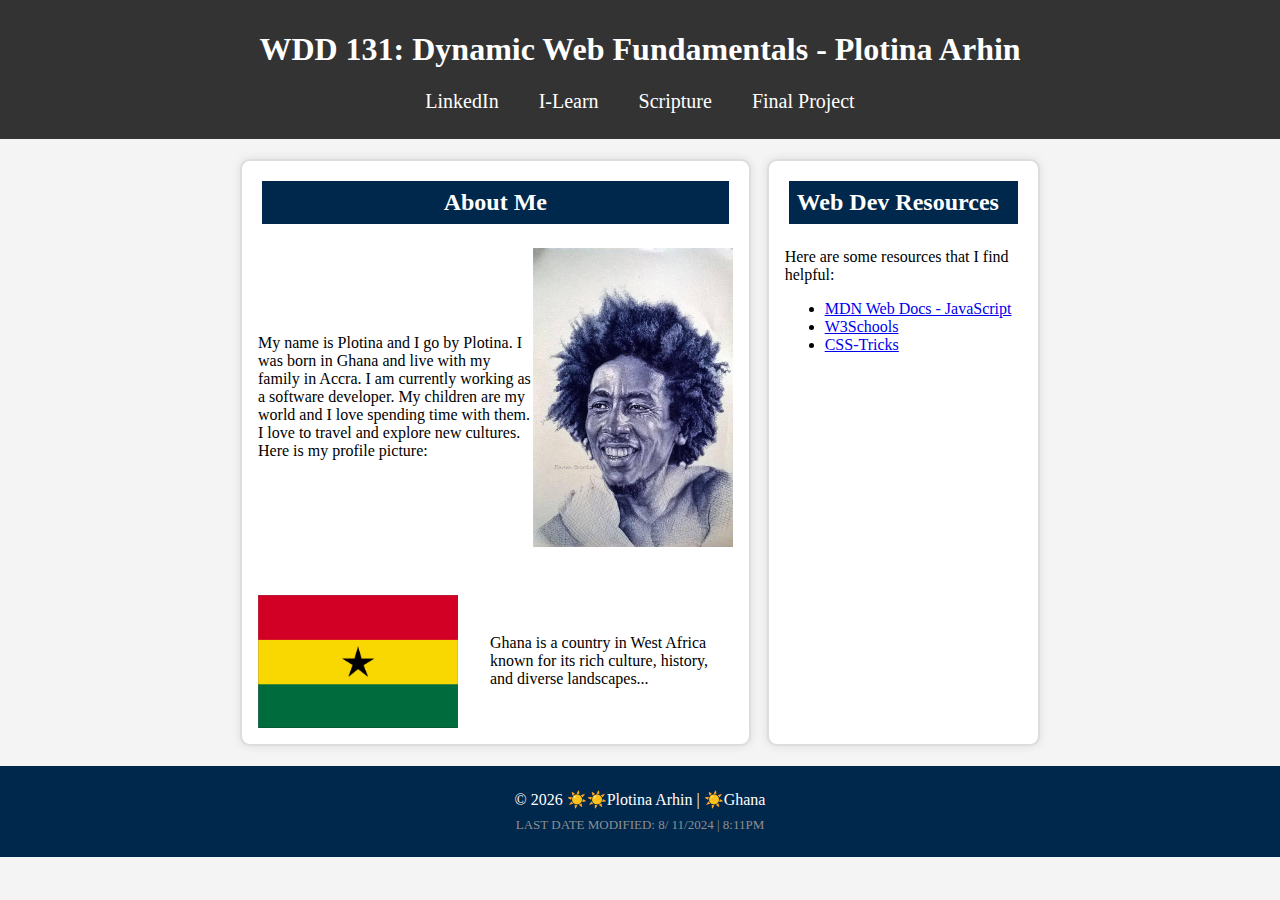
<file: index.html>
<!DOCTYPE html>
<html lang="en">
<head>
    <meta charset="UTF-8">
    <meta name="viewport" content="width=device-width, initial-scale=1.0">
    <title>WDD 131 - Dynamic Web Fundamentals - Plotina Arhin</title>
    <meta name="description" content="WDD 131 - Dynamic Web Fundamentals - Plotina Arhin - Dynamic web development using JavaScript and HTML5.">
    <meta name="author" content="Plotina Arhin">
    <link rel="stylesheet" href="styles/base.css">
    <link rel="preconnect" href="https://fonts.googleapis.com">
    <link rel="preconnect" href="https://fonts.gstatic.com" crossorigin>
    <link href="https://fonts.googleapis.com/css2?family=Roboto:wght@400;700&display=swap" rel="stylesheet">
</head>
<body>
    <header>
        <h1>WDD 131: Dynamic Web Fundamentals - Plotina Arhin</h1>
        <nav>
            <ul>
                <li><a href="https://www.linkedin.com/in/plotina-arhin-42253918a/">LinkedIn</a></li>
                <li><a href="https://byui.instructure.com/">I-Learn</a></li>
                <li><a href="https://www.churchofjesuschrist.org/study/scriptures/bofm/1-ne/3?lang=eng&id=p7#p7">Scripture</a></li>
                <li><a href="#">Final Project</a></li>
            </ul>
        </nav>
    </header>
    <main>
        <section class="about-me-card">
            <h2>About Me</h2>
            <div class="about-content">
                <p>My name is Plotina and I go by Plotina. I was born in Ghana and live with my family in Accra. I am currently working as a software developer. My children are my world and I love spending time with them. I love to travel and explore new cultures. Here is my profile picture:</p>
                <img src="images/profil.jpg" alt="Profile Picture of Plotina Arhin">
            </div>
            <div class="flag-content">
                <img src="images/GhanaFlag.png" alt="Flag of Ghana" class="flag-image">
                <p class="flag-description">Ghana is a country in West Africa known for its rich culture, history, and diverse landscapes...</p>
            </div>
        </section>
        <section class="resources-card">
            <h2>Web Dev Resources</h2>
            <p>Here are some resources that I find helpful:</p>
            <ul>
                <li><a href="https://developer.mozilla.org/en-US/docs/Web/JavaScript">MDN Web Docs - JavaScript</a></li>
                <li><a href="https://www.w3schools.com/">W3Schools</a></li>
                <li><a href="https://css-tricks.com/">CSS-Tricks</a></li>
            </ul>
        </section>
    </main>
    <footer>
        <p>&copy; <span id="year"></span> ☀️☀️Plotina Arhin | ☀️Ghana</p>
        <p id="lastModified"> LAST DATE MODIFIED: 8/ 11/2024 | 8:11PM</p>
    </footer>
    <script src="scripts/getdates.js"></script>
</file>
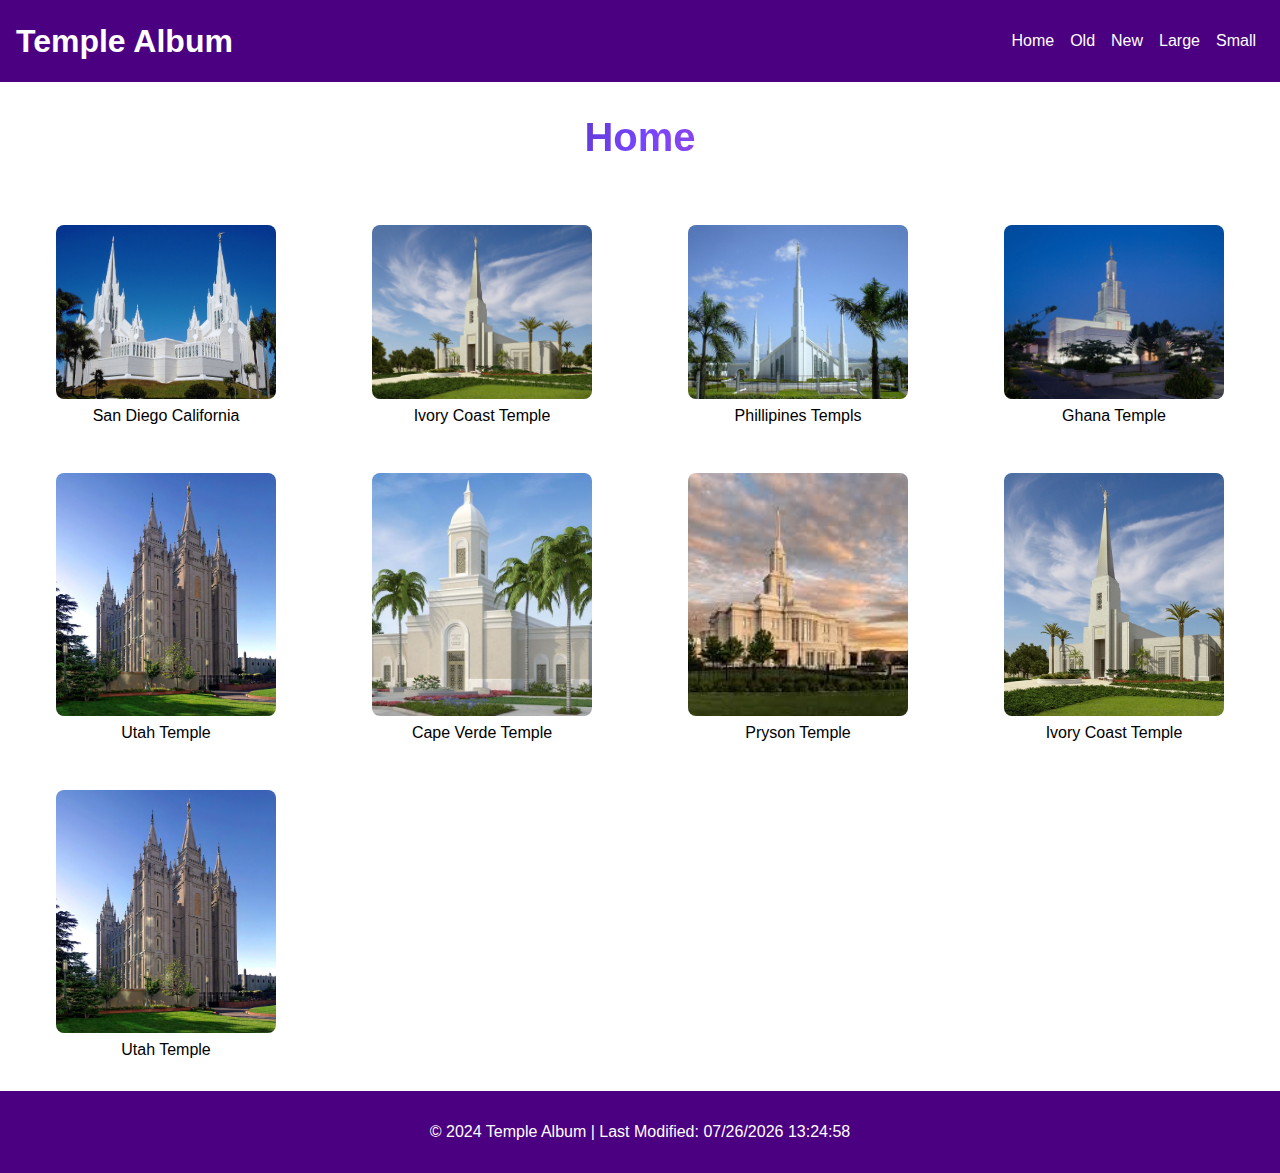
<file: albulm.html>
<!DOCTYPE html>
<html lang="en">
<head>
    <meta charset="UTF-8">
    <meta name="viewport" content="width=device-width, initial-scale=1.0">
    <title>Temple Album</title>
    <link rel="stylesheet" href="styles/temple.css">
    <link rel="stylesheet" href="styles/temples-large.css" media="screen and (min-width: 768px)">
    <script defer src="scripts/temples.js"></script>
</head>
<body>
    <header>
        <h1>Temple Album</h1>
        <button id="hamburgerButton" aria-label="Toggle Navigation">☰</button>
        <nav id="mainNav">
            <ul>
                <li><a href="#">Home</a></li>
                <li><a href="#">Old</a></li>
                <li><a href="#">New</a></li>
                <li><a href="#">Large</a></li>
                <li><a href="#">Small</a></li>
            </ul>
        </nav>
    </header>
    <main>
        <h2>Home</h2>
        <div class="gallery">
            <!-- Repeat for 9 figures -->
            <figure>
                <img src="images/sandiago.jpg" alt="Temple">
                <figcaption>San Diego California</figcaption>
            </figure>
            <figure>
                <img src="images/ivorycoasttemple.jpg" alt="Temple">
                <figcaption>Ivory Coast Temple</figcaption>
            </figure>
            <figure>
                <img src="images/philippines.jpg" alt="Temple">
                <figcaption>Phillipines Templs</figcaption>
            </figure>
            <figure>
                <img src="images/ghana.jpg" alt="Temple">
                <figcaption>Ghana Temple</figcaption>
            </figure>
            <figure>
                <img src="images/utah.jpg" alt="Temple">
                <figcaption>Utah Temple</figcaption>
            </figure>
            <figure>
                <img src="images/capeverde.jpg" alt="Temple">
                <figcaption>Cape Verde Temple</figcaption>
            </figure>
            <figure>
                <img src="images/pryson.jpeg" alt="Temple">
                <figcaption>Pryson Temple</figcaption>
            </figure>
            <figure>
                <img src="images/ivorycoasttemple.jpg" alt="Temple">
                <figcaption>Ivory Coast Temple</figcaption>
            </figure>
            <figure>
                <img src="images/utah.jpg" alt="Temple">
                <figcaption>Utah Temple</figcaption>
            </figure>
        </div>
    </main>
    <footer>
        <p>&copy; 2024 Temple Album | Last Modified: <span id="lastModified"></span></p>
    </footer>
</body>
</html>
</file>
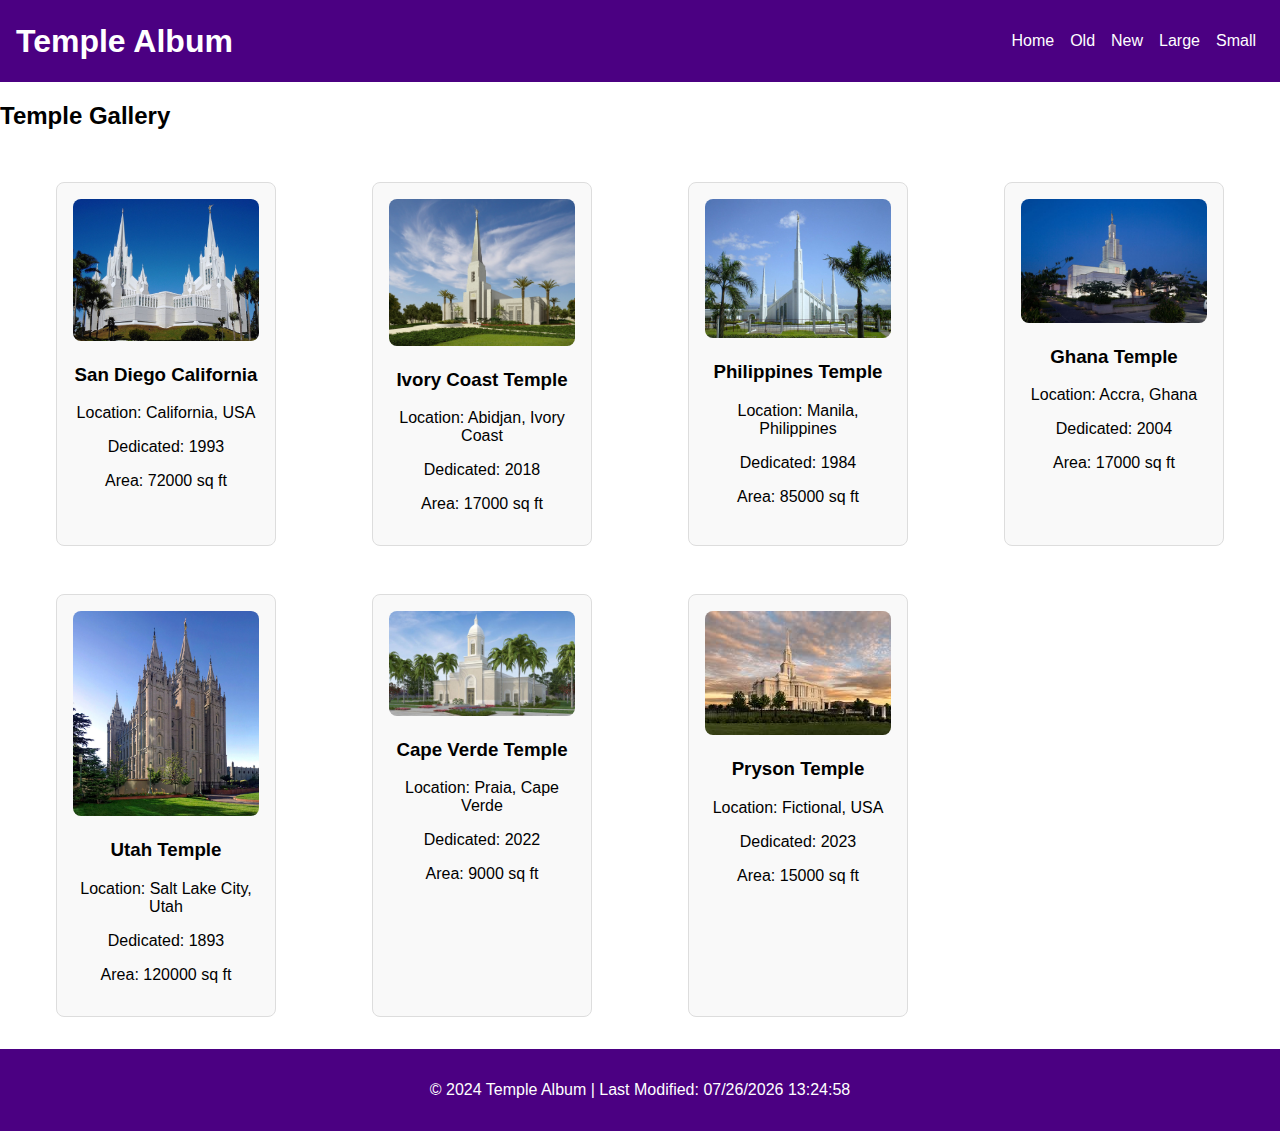
<file: filteredtemple.html>
<!DOCTYPE html>
<html lang="en">
<head>
    <meta charset="UTF-8">
    <meta name="viewport" content="width=device-width, initial-scale=1.0">
    <title>Temple Album</title>    
    <link rel="stylesheet" href="styles/filteredtemple.css">
    <link rel="stylesheet" href="styles/temples-large.css" media="screen and (min-width: 768px)">
    <script defer src="scripts/filteredtemple.js"></script>
</head>
<body>
    <header>
        <h1>Temple Album</h1>
        <button id="hamburgerButton" aria-label="Toggle Navigation">☰</button>
        <nav id="mainNav">
            <ul>
                <li><a href="#" id="filterHome">Home</a></li>
                <li><a href="#" id="filterOld">Old</a></li>
                <li><a href="#" id="filterNew">New</a></li>
                <li><a href="#" id="filterLarge">Large</a></li>
                <li><a href="#" id="filterSmall">Small</a></li>
            </ul>
        </nav>
    </header>
    <main>
        <h2>Temple Gallery</h2>
        <div class="gallery">
            <!-- Dynamic content will be added here by JavaScript -->
        </div>
    </main>
    <footer>
        <p>&copy; 2024 Temple Album | Last Modified: <span id="lastModified"></span></p>
    </footer>
</body>
</html>
</file>
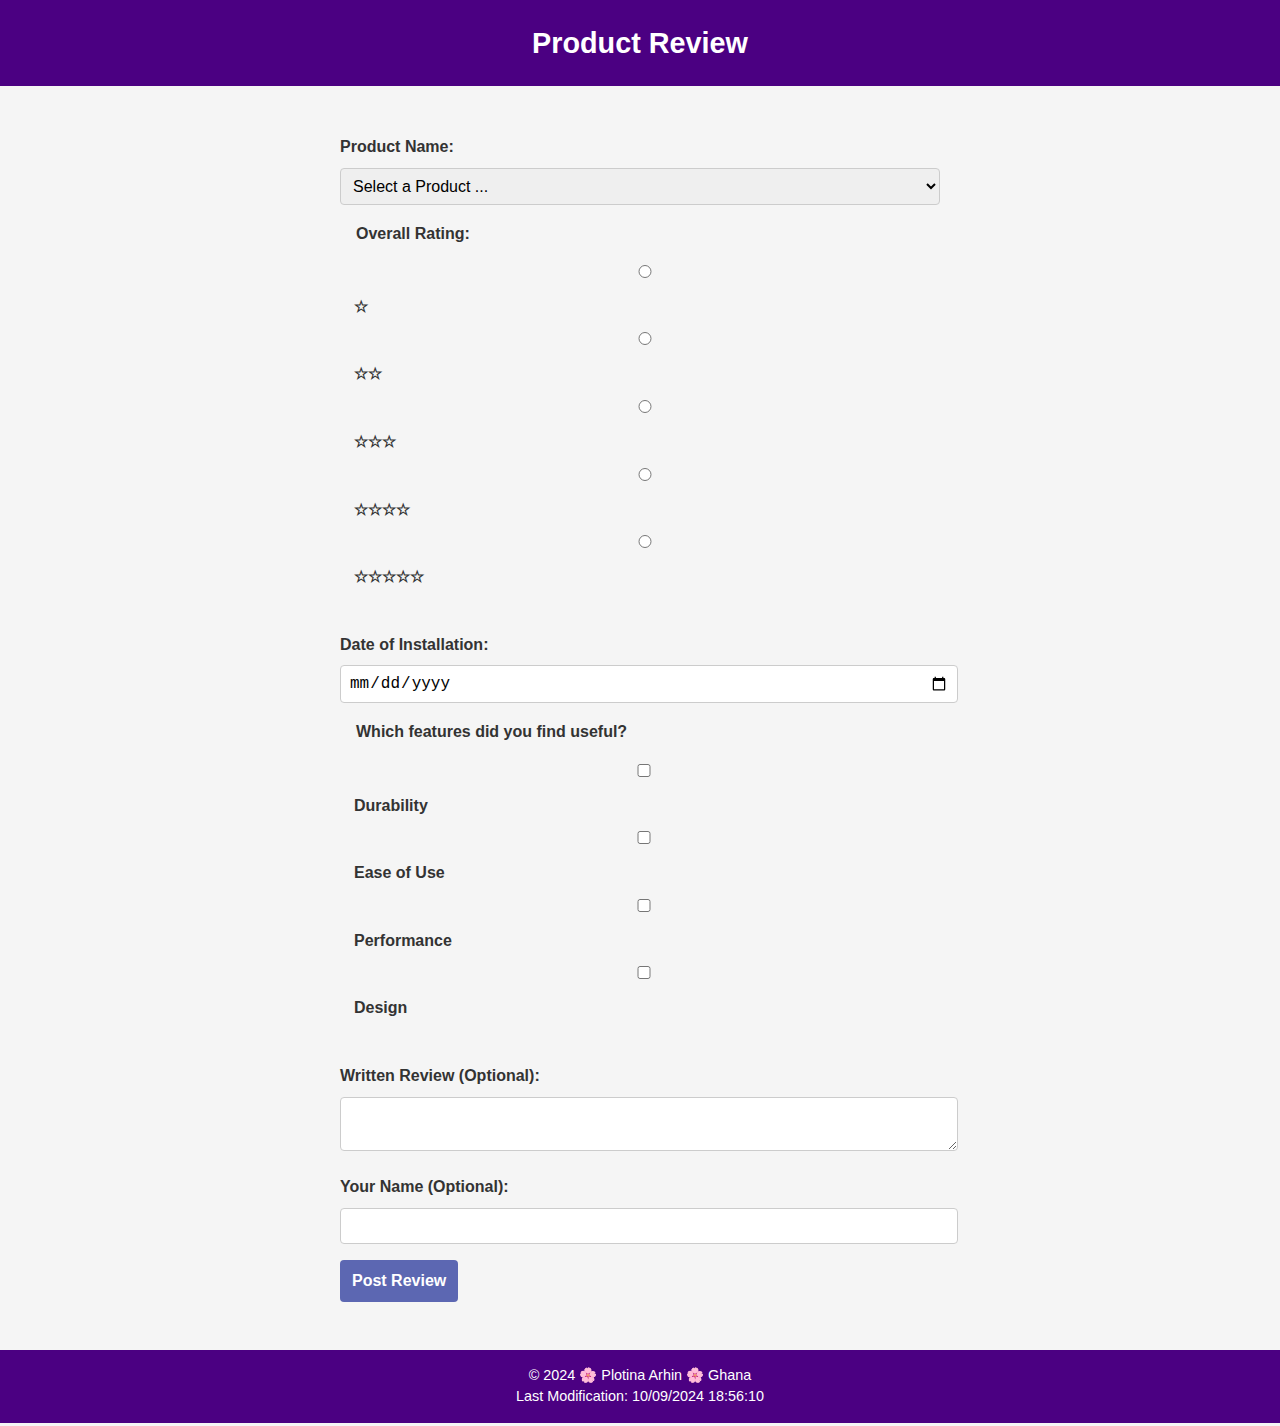
<file: form.html>
<!DOCTYPE html>
<html lang="en">
<head>
  <meta charset="UTF-8">
  <meta name="viewport" content="width=device-width, initial-scale=1.0">
  <title>Product Review</title>
  <link rel="stylesheet" href="styles/form.css">
</head>
<body>
  <!-- Header -->
  <header class="form-header">
    <h1>Product Review</h1>
  </header>

  <!-- Main Content -->
  <main>
    <form action="review.html" method="get" id="product-review-form">
      <!-- Product Name -->
      <label for="product-name">Product Name:</label>
      <select id="product-name" name="product-name" required>
        <option value="" disabled selected>Select a Product ...</option>
      </select>

      <!-- Overall Rating -->
      <fieldset>
        <legend>Overall Rating:</legend>
        <label>
          <input type="radio" name="rating" value="1" required> ☆
        </label>
        <label>
          <input type="radio" name="rating" value="2"> ☆☆
        </label>
        <label>
          <input type="radio" name="rating" value="3"> ☆☆☆
        </label>
        <label>
          <input type="radio" name="rating" value="4"> ☆☆☆☆
        </label>
        <label>
          <input type="radio" name="rating" value="5"> ☆☆☆☆☆
        </label>
      </fieldset>

      <!-- Date of Installation -->
      <label for="installation-date">Date of Installation:</label>
      <input type="date" id="installation-date" name="installation-date" required>

      <!-- Useful Features -->
      <fieldset>
        <legend>Which features did you find useful?</legend>
        <label>
          <input type="checkbox" name="features" value="durability"> Durability
        </label>
        <label>
          <input type="checkbox" name="features" value="ease-of-use"> Ease of Use
        </label>
        <label>
          <input type="checkbox" name="features" value="performance"> Performance
        </label>
        <label>
          <input type="checkbox" name="features" value="design"> Design
        </label>
      </fieldset>

      <!-- Written Review -->
      <label for="written-review">Written Review (Optional):</label>
      <textarea id="written-review" name="written-review"></textarea>

      <!-- Your Name -->
      <label for="user-name">Your Name (Optional):</label>
      <input type="text" id="user-name" name="user-name">

      <!-- Submit Button -->
      <button type="submit">Post Review</button>
    </form>
  </main>

  <!-- Footer -->
  <footer class="form-footer">
    <p>
      &copy; 2024 🌸 Plotina Arhin 🌸 Ghana<br>
      Last Modification: 10/09/2024 18:56:10
    </p>
  </footer>

  <script src="scripts/form.js"></script>
  
</body>
</html>
</file>
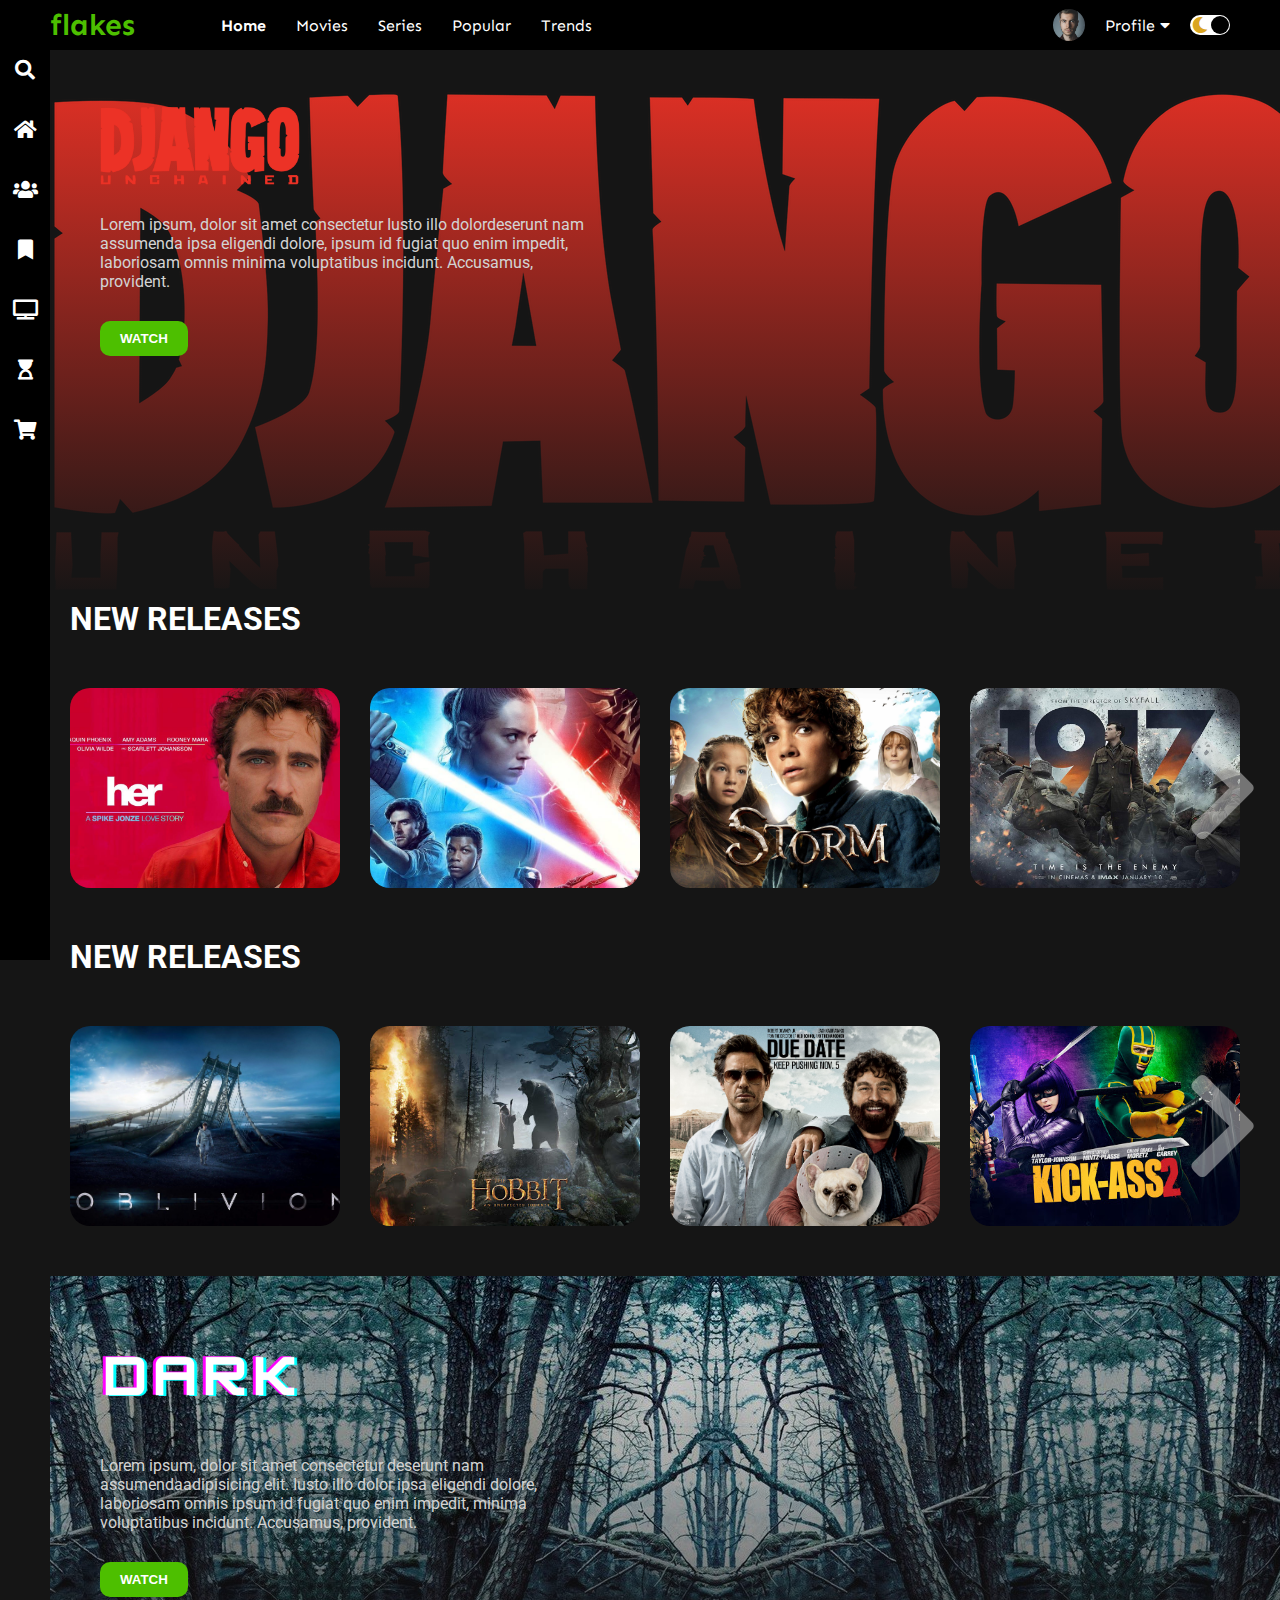
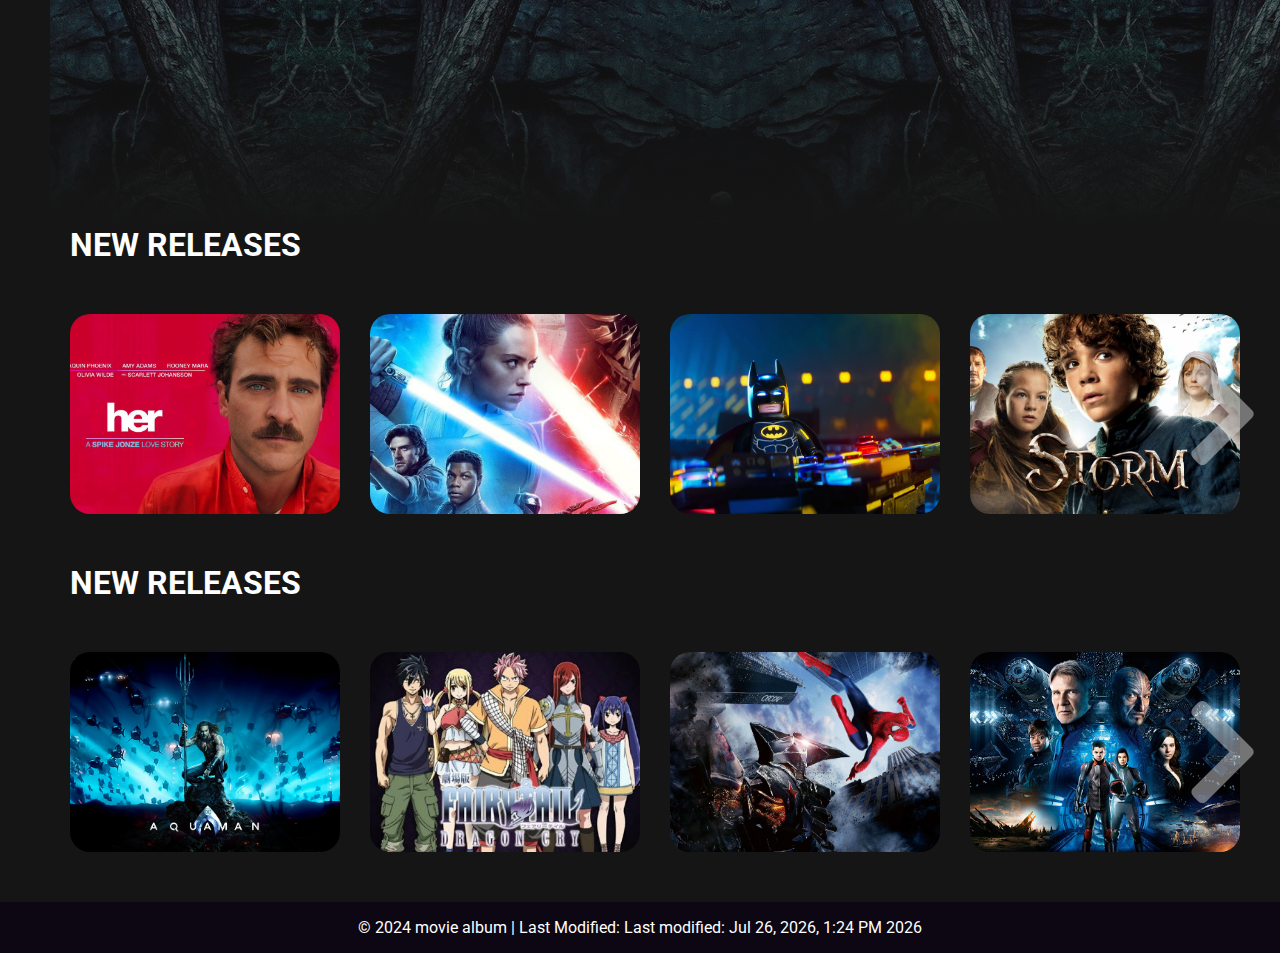
<file: movie.html>
<html lang="en">

<head>
    <meta charset="UTF-8">
    <meta http-equiv="X-UA-Compatible" content="IE=edge">
    <meta name="viewport" content="width=device-width, initial-scale=1.0">
    <link rel="stylesheet" href="styles/movie.css">
    <link
        href="https://fonts.googleapis.com/css2?family=Roboto:wght@100;300;400;500;700;900&family=Sen:wght@400;700;800&display=swap"
        rel="stylesheet">
    <link rel="stylesheet" href="https://cdnjs.cloudflare.com/ajax/libs/font-awesome/5.15.2/css/all.min.css">
    <title>Movie Design</title>
</head>

<body>
    <div class="navbar">
        <div class="navbar-container">
            <div class="logo-container">
                <h1 class="logo">flakes</h1>
            </div>
            <div class="menu-container">
                <ul class="menu-list">
                    <li class="menu-list-item active">Home</li>
                    <li class="menu-list-item">Movies</li>
                    <li class="menu-list-item">Series</li>
                    <li class="menu-list-item">Popular</li>
                    <li class="menu-list-item">Trends</li>

                </ul>
            </div>
            <div class="profile-container">
                <img class="profile-picture" src="images/profile.jpg" alt="">
                <div class="profile-text-container">
                    <span class="profile-text">Profile</span>
                    <i class="fas fa-caret-down"></i>
                </div>
                <div class="toggle">
                    <i class="fas fa-moon toggle-icon"></i>
                    <i class="fas fa-sun toggle-icon"></i>
                    <div class="toggle-ball"></div>
                </div>
            </div>
        </div>
    </div>
    <div class="sidebar">
        <i class="left-menu-icon fas fa-search"></i>
        <i class="left-menu-icon fas fa-home"></i>
        <i class="left-menu-icon fas fa-users"></i>
        <i class="left-menu-icon fas fa-bookmark"></i>
        <i class="left-menu-icon fas fa-tv"></i>
        <i class="left-menu-icon fas fa-hourglass-start"></i>
        <i class="left-menu-icon fas fa-shopping-cart"></i>
    </div>
    <div class="container">
        <div class="content-container">
              <div class="featured-content"
                style="background: linear-gradient(to bottom, rgba(0,0,0,0), #151515), url('images/f-t-1.png');">
                <img class="featured-title" src="images/f-t-1.png" alt="">
                <p class="featured-desc">Lorem ipsum, dolor sit amet consectetur 
                    Iusto illo dolordeserunt nam assumenda ipsa eligendi dolore,
                    ipsum id fugiat quo enim impedit, laboriosam omnis
                    minima voluptatibus incidunt. Accusamus, provident.</p>
                <button class="featured-button">WATCH</button>
            </div>
            <div class="movie-list-container">
                <h1 class="movie-list-title">NEW RELEASES</h1>
                <div class="movie-list-wrapper">
                    <div class="movie-list">
                        <div class="movie-list-item">
                            <img class="movie-list-item-img" src="images/1.jpeg" alt="">
                            <span class="movie-list-item-title">Her</span>
                            <p class="movie-list-item-desc">Lorem ipsum dolor sit amet consectetur adipisicing elit. At
                                hic fugit similique accusantium.</p>
                            <button class="movie-list-item-button">Watch</button>
                        </div>
                        <div class="movie-list-item">
                            <img class="movie-list-item-img" src="images/2.jpeg" alt="">
                            <span class="movie-list-item-title">Star Wars</span>
                            <p class="movie-list-item-desc">Lorem ipsum dolor sit amet consectetur adipisicing elit. At
                                hic fugit similique accusantium.</p>
                            <button class="movie-list-item-button">Watch</button>
                        </div>
                        <div class="movie-list-item">
                            <img class="movie-list-item-img" src="images/3.jpg" alt="">
                            <span class="movie-list-item-title">Storm</span>
                            <p class="movie-list-item-desc">Lorem ipsum dolor sit amet consectetur adipisicing elit. At
                                hic fugit similique accusantium.</p>
                            <button class="movie-list-item-button">Watch</button>
                        </div>
                        <div class="movie-list-item">
                            <img class="movie-list-item-img" src="images/4.jpg" alt="">
                            <span class="movie-list-item-title">1917</span>
                            <p class="movie-list-item-desc">Lorem ipsum dolor sit amet consectetur adipisicing elit. At
                                hic fugit similique accusantium.</p>
                            <button class="movie-list-item-button">Watch</button>
                        </div>
                        <div class="movie-list-item">
                            <img class="movie-list-item-img" src="images/5.jpg" alt="">
                            <span class="movie-list-item-title">Avengers</span>
                            <p class="movie-list-item-desc">Lorem ipsum dolor sit amet consectetur adipisicing elit. At
                                hic fugit similique accusantium.</p>
                            <button class="movie-list-item-button">Watch</button>
                        </div>
                        <div class="movie-list-item">
                            <img class="movie-list-item-img" src="images/6.jpg" alt="">
                            <span class="movie-list-item-title">Her</span>
                            <p class="movie-list-item-desc">Lorem ipsum dolor sit amet consectetur adipisicing elit. At
                                hic fugit similique accusantium.</p>
                            <button class="movie-list-item-button">Watch</button>
                        </div>
                        <div class="movie-list-item">
                            <img class="movie-list-item-img" src="images/7.jpg" alt="">
                            <span class="movie-list-item-title">Her</span>
                            <p class="movie-list-item-desc">Lorem ipsum dolor sit amet consectetur adipisicing elit. At
                                hic fugit similique accusantium.</p>
                            <button class="movie-list-item-button">Watch</button>
                        </div>
                    </div>
                    <i class="fas fa-chevron-right arrow"></i>
                </div>
            </div>
            <div class="movie-list-container">
                <h1 class="movie-list-title">NEW RELEASES</h1>
                <div class="movie-list-wrapper">
                    <div class="movie-list">
                        <div class="movie-list-item">
                            <img class="movie-list-item-img" src="images/8.jpg" alt="">
                            <span class="movie-list-item-title">Her</span>
                            <p class="movie-list-item-desc">Lorem ipsum dolor sit amet consectetur adipisicing elit. At
                                hic fugit similique accusantium.</p>
                            <button class="movie-list-item-button">Watch</button>
                        </div>
                        <div class="movie-list-item">
                            <img class="movie-list-item-img" src="images/9.jpg" alt="">
                            <span class="movie-list-item-title">Her</span>
                            <p class="movie-list-item-desc">Lorem ipsum dolor sit amet consectetur adipisicing elit. At
                                hic fugit similique accusantium.</p>
                            <button class="movie-list-item-button">Watch</button>
                        </div>
                        <div class="movie-list-item">
                            <img class="movie-list-item-img" src="images/10.jpg" alt="">
                            <span class="movie-list-item-title">Her</span>
                            <p class="movie-list-item-desc">Lorem ipsum dolor sit amet consectetur adipisicing elit. At
                                hic fugit similique accusantium.</p>
                            <button class="movie-list-item-button">Watch</button>
                        </div>
                        <div class="movie-list-item">
                            <img class="movie-list-item-img" src="images/11.jpg" alt="">
                            <span class="movie-list-item-title">Her</span>
                            <p class="movie-list-item-desc">Lorem ipsum dolor sit amet consectetur adipisicing elit. At
                                hic fugit similique accusantium.</p>
                            <button class="movie-list-item-button">Watch</button>
                        </div>
                        <div class="movie-list-item">
                            <img class="movie-list-item-img" src="images/10.jpg" alt="">
                            <span class="movie-list-item-title">Her</span>
                            <p class="movie-list-item-desc">Lorem ipsum dolor sit amet consectetur adipisicing elit. At
                                hic fugit similique accusantium.</p>
                            <button class="movie-list-item-button">Watch</button>
                        </div>
                        <div class="movie-list-item">
                            <img class="movie-list-item-img" src="images/1.jpeg" alt="">
                            <span class="movie-list-item-title">Her</span>
                            <p class="movie-list-item-desc">Lorem ipsum dolor sit amet consectetur adipisicing elit. At
                                hic fugit similique accusantium.</p>
                            <button class="movie-list-item-button">Watch</button>
                        </div>
                        <div class="movie-list-item">
                            <img class="movie-list-item-img" src="images/1.jpeg" alt="">
                            <span class="movie-list-item-title">Her</span>
                            <p class="movie-list-item-desc">Lorem ipsum dolor sit amet consectetur adipisicing elit. At
                                hic fugit similique accusantium.</p>
                            <button class="movie-list-item-button">Watch</button>
                        </div>
                    </div>
                    <i class="fas fa-chevron-right arrow"></i>
                </div>
            </div>
            <div class="featured-content"
                style="background: linear-gradient(to bottom, rgba(0,0,0,0), #151515), url('images/f-2.jpg');">
                <img class="featured-title" src="images/f-t-2.png" alt="">
                <p class="featured-desc">Lorem ipsum, dolor sit amet consectetur 
                    deserunt nam assumendaadipisicing elit. Iusto illo dolor
                     ipsa eligendi dolore, laboriosam omnis
                    ipsum id fugiat quo enim impedit, 
                    minima voluptatibus incidunt. Accusamus, provident.</p>
                <button class="featured-button">WATCH</button>
            </div>
            <div class="movie-list-container">
                <h1 class="movie-list-title">NEW RELEASES</h1>
                <div class="movie-list-wrapper">
                    <div class="movie-list">
                        <div class="movie-list-item">
                            <img class="movie-list-item-img" src="images/1.jpeg" alt="">
                            <span class="movie-list-item-title">Her</span>
                            <p class="movie-list-item-desc">Lorem ipsum dolor sit amet consectetur adipisicing elit. At
                                hic fugit similique accusantium.</p>
                            <button class="movie-list-item-button">Watch</button>
                        </div>
                        <div class="movie-list-item">
                            <img class="movie-list-item-img" src="images/2.jpeg" alt="">
                            <span class="movie-list-item-title">Her</span>
                            <p class="movie-list-item-desc">Lorem ipsum dolor sit amet consectetur adipisicing elit. At
                                hic fugit similique accusantium.</p>
                            <button class="movie-list-item-button">Watch</button>
                        </div>
                        <div class="movie-list-item">
                            <img class="movie-list-item-img" src="images/15.jpg" alt="">
                            <span class="movie-list-item-title">Her</span>
                            <p class="movie-list-item-desc">Lorem ipsum dolor sit amet consectetur adipisicing elit. At
                                hic fugit similique accusantium.</p>
                            <button class="movie-list-item-button">Watch</button>
                        </div>
                        <div class="movie-list-item">
                            <img class="movie-list-item-img" src="images/3.jpg" alt="">
                            <span class="movie-list-item-title">Her</span>
                            <p class="movie-list-item-desc">Lorem ipsum dolor sit amet consectetur adipisicing elit. At
                                hic fugit similique accusantium.</p>
                            <button class="movie-list-item-button">Watch</button>
                        </div>
                        <div class="movie-list-item">
                            <img class="movie-list-item-img" src="images/4.jpg" alt="">
                            <span class="movie-list-item-title">Her</span>
                            <p class="movie-list-item-desc">Lorem ipsum dolor sit amet consectetur adipisicing elit. At
                                hic fugit similique accusantium.</p>
                            <button class="movie-list-item-button">Watch</button>
                        </div>
                        <div class="movie-list-item">
                            <img class="movie-list-item-img" src="images/5.jpg" alt="">
                            <span class="movie-list-item-title">Her</span>
                            <p class="movie-list-item-desc">Lorem ipsum dolor sit amet consectetur adipisicing elit. At
                                hic fugit similique accusantium.</p>
                            <button class="movie-list-item-button">Watch</button>
                        </div>
                        <div class="movie-list-item">
                            <img class="movie-list-item-img" src="images/6.jpg" alt="">
                            <span class="movie-list-item-title">Her</span>
                            <p class="movie-list-item-desc">Lorem ipsum dolor sit amet consectetur adipisicing elit. At
                                hic fugit similique accusantium.</p>
                            <button class="movie-list-item-button">Watch</button>
                        </div>
                    </div>
                    <i class="fas fa-chevron-right arrow"></i>
                </div>
            </div>
            <div class="movie-list-container">
                <h1 class="movie-list-title">NEW RELEASES</h1>
                <div class="movie-list-wrapper">
                    <div class="movie-list">
                        <div class="movie-list-item">
                            <img class="movie-list-item-img" src="images/17.jpg" alt="">
                            <span class="movie-list-item-title">Her</span>
                            <p class="movie-list-item-desc">Lorem ipsum dolor sit amet consectetur adipisicing elit. At
                                hic fugit similique accusantium.</p>
                            <button class="movie-list-item-button">Watch</button>
                        </div>
                        <div class="movie-list-item">
                            <img class="movie-list-item-img" src="images/18.jpg" alt="">
                            <span class="movie-list-item-title">Her</span>
                            <p class="movie-list-item-desc">Lorem ipsum dolor sit amet consectetur adipisicing elit. At
                                hic fugit similique accusantium.</p>
                            <button class="movie-list-item-button">Watch</button>
                        </div>
                        <div class="movie-list-item">
                            <img class="movie-list-item-img" src="images/19.jpg" alt="">
                            <span class="movie-list-item-title">Her</span>
                            <p class="movie-list-item-desc">Lorem ipsum dolor sit amet consectetur adipisicing elit. At
                                hic fugit similique accusantium.</p>
                            <button class="movie-list-item-button">Watch</button>
                        </div>
                        <div class="movie-list-item">
                            <img class="movie-list-item-img" src="images/7.jpg" alt="">
                            <span class="movie-list-item-title">Her</span>
                            <p class="movie-list-item-desc">Lorem ipsum dolor sit amet consectetur adipisicing elit. At
                                hic fugit similique accusantium.</p>
                            <button class="movie-list-item-button">Watch</button>
                        </div>
                        <div class="movie-list-item">
                            <img class="movie-list-item-img" src="images/1.jpeg" alt="">
                            <span class="movie-list-item-title">Her</span>
                            <p class="movie-list-item-desc">Lorem ipsum dolor sit amet consectetur adipisicing elit. At
                                hic fugit similique accusantium.</p>
                            <button class="movie-list-item-button">Watch</button>
                        </div>
                        <div class="movie-list-item">
                            <img class="movie-list-item-img" src="images/1.jpeg" alt="">
                            <span class="movie-list-item-title">Her</span>
                            <p class="movie-list-item-desc">Lorem ipsum dolor sit amet consectetur adipisicing elit. At
                                hic fugit similique accusantium.</p>
                            <button class="movie-list-item-button">Watch</button>
                        </div>
                        <div class="movie-list-item">
                            <img class="movie-list-item-img" src="images/1.jpeg" alt="">
                            <span class="movie-list-item-title">Her</span>
                            <p class="movie-list-item-desc">Lorem ipsum dolor sit amet consectetur adipisicing elit. At
                                hic fugit similique accusantium.</p>
                            <button class="movie-list-item-button">Watch</button>
                        </div>
                    </div>
                    <i class="fas fa-chevron-right arrow"></i>
                </div>
            </div>
        </div>
    </div>
    <footer>
        <p>&copy; 2024 movie album | Last Modified: <span id="last-modified"></span>
            <span id="year"></span></p>
    </footer>
    <script src="scripts/app.js"></script>
    <script src="scripts/getdates.js"></script>
</body>

</html>
</file>
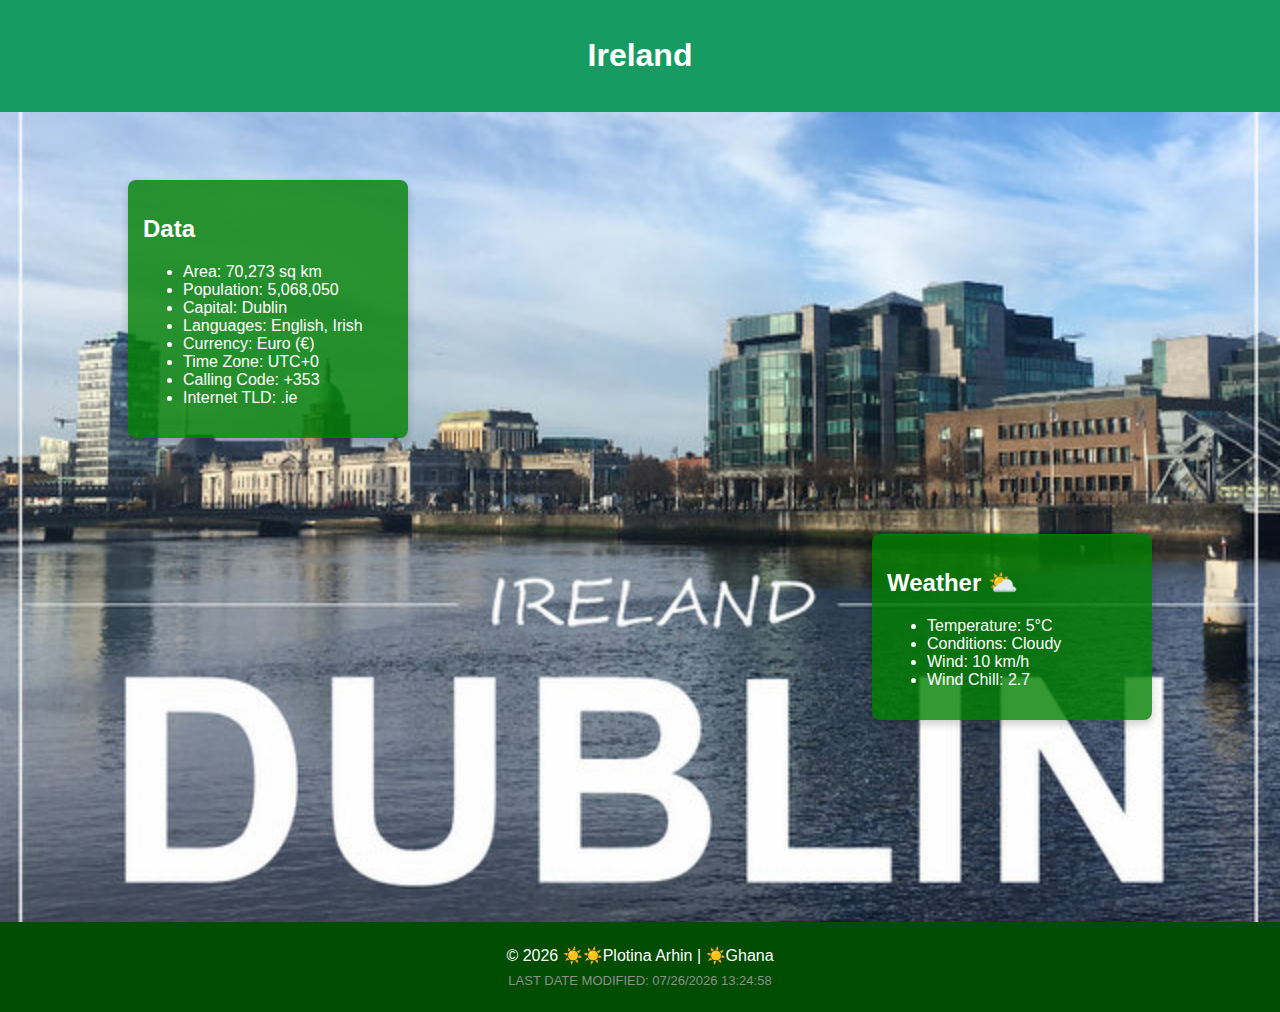
<file: place.html>
<!DOCTYPE html>
<html lang="en">
<head>
  <meta charset="UTF-8">
  <meta name="viewport" content="width=device-width, initial-scale=1.0">
  <title>Ireland</title>
  <link rel="stylesheet" href="styles/pace.css">
</head>
<body>
  <header>
    <h1>Ireland</h1>
  </header>
  <main>
    <div class="banner">
      <img src="images/Ireland-Dublin-what-to-see-and-do.jpg" alt="Beautiful scenery of Ireland" >
    </div>
      <div class="data-card">
        <h2>Data</h2>
        <ul>
          <li>Area: 70,273 sq km</li>
          <li>Population: 5,068,050</li>
          <li>Capital: Dublin</li>
          <li>Languages: English, Irish</li>
          <li>Currency: Euro (€)</li>
          <li>Time Zone: UTC+0</li>
          <li>Calling Code: +353</li>
          <li>Internet TLD: .ie</li>
        </ul>
      </div>
      <div class="weather-card">
        <h2>Weather <span class="weather-icon">⛅</span></h2>
        <ul>
          <li>Temperature: <span id="temp">5°C</span></li>
          <li>Conditions: Cloudy</li>
          <li>Wind: <span id="wind">10 km/h</span></li>
          <li>Wind Chill: <span id="windchill">N/A</span></li>
        </ul>
      </div>
    </section>
  </main>
  <footer>
    <p>&copy; <span id="year"></span> ☀️☀️Plotina Arhin | ☀️Ghana</p>
    <p id="lastModified"> LAST DATE MODIFIED: 8/ 11/2024 | 8:11PM</p>
</footer>
<script src="scripts/place.js"></script>
</body>
</html>
</file>
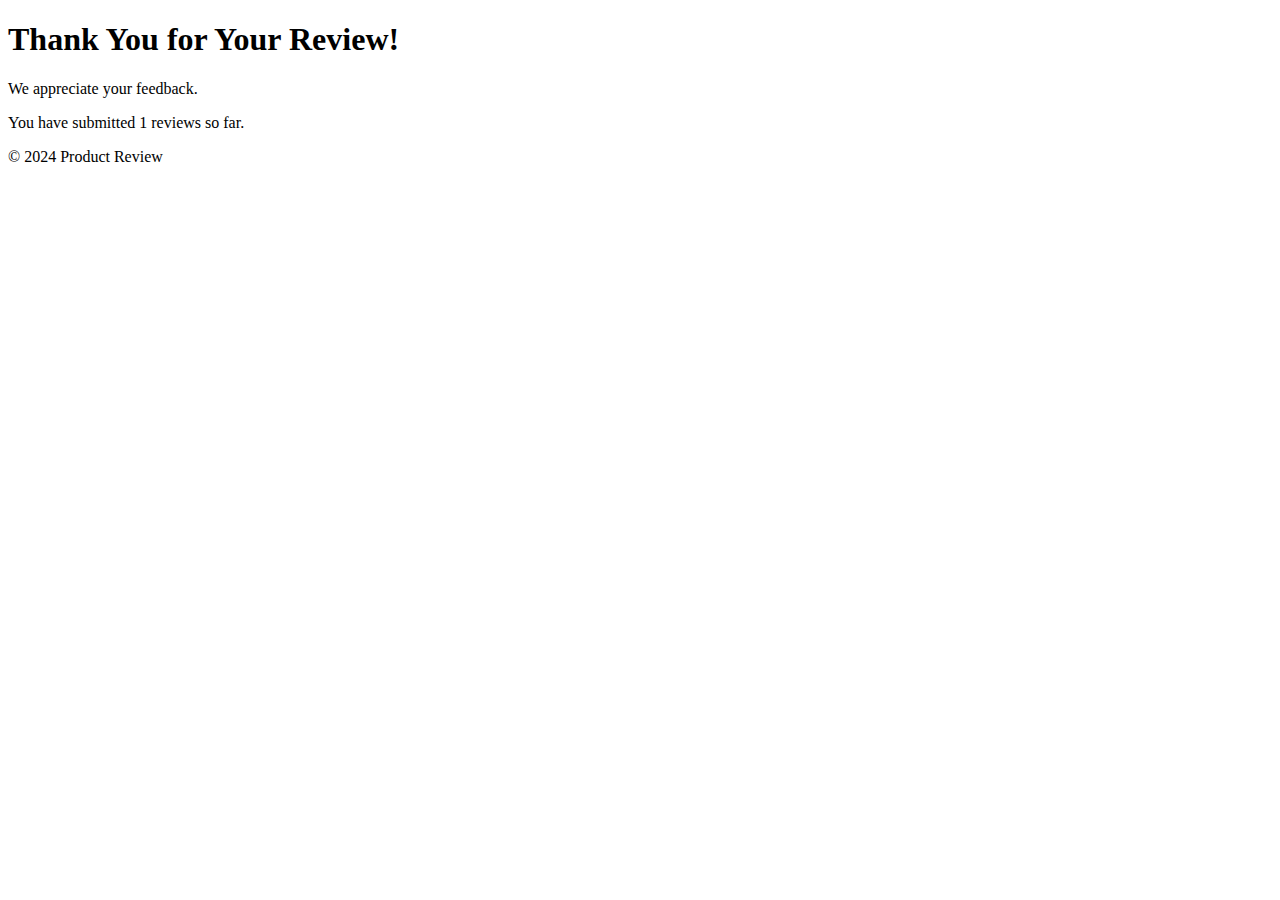
<file: review.html>
<!DOCTYPE html>
<html lang="en">
<head>
  <meta charset="UTF-8">
  <meta name="viewport" content="width=device-width, initial-scale=1.0">
  <title>Review Confirmation</title>
</head>
<body>
  <main>
    <h1>Thank You for Your Review!</h1>
    <p>We appreciate your feedback.</p>
    <p>You have submitted <span id="review-count"></span> reviews so far.</p>
  </main>
  <footer>
    <p>&copy; 2024 Product Review</p>
  </footer>
  <script>
    // Increment review count in localStorage
    let reviewCount = localStorage.getItem('reviewCount') || 0;
    reviewCount++;
    localStorage.setItem('reviewCount', reviewCount);

    // Display review count
    document.getElementById('review-count').textContent = reviewCount;
  </script>
</body>
</html>
</file>
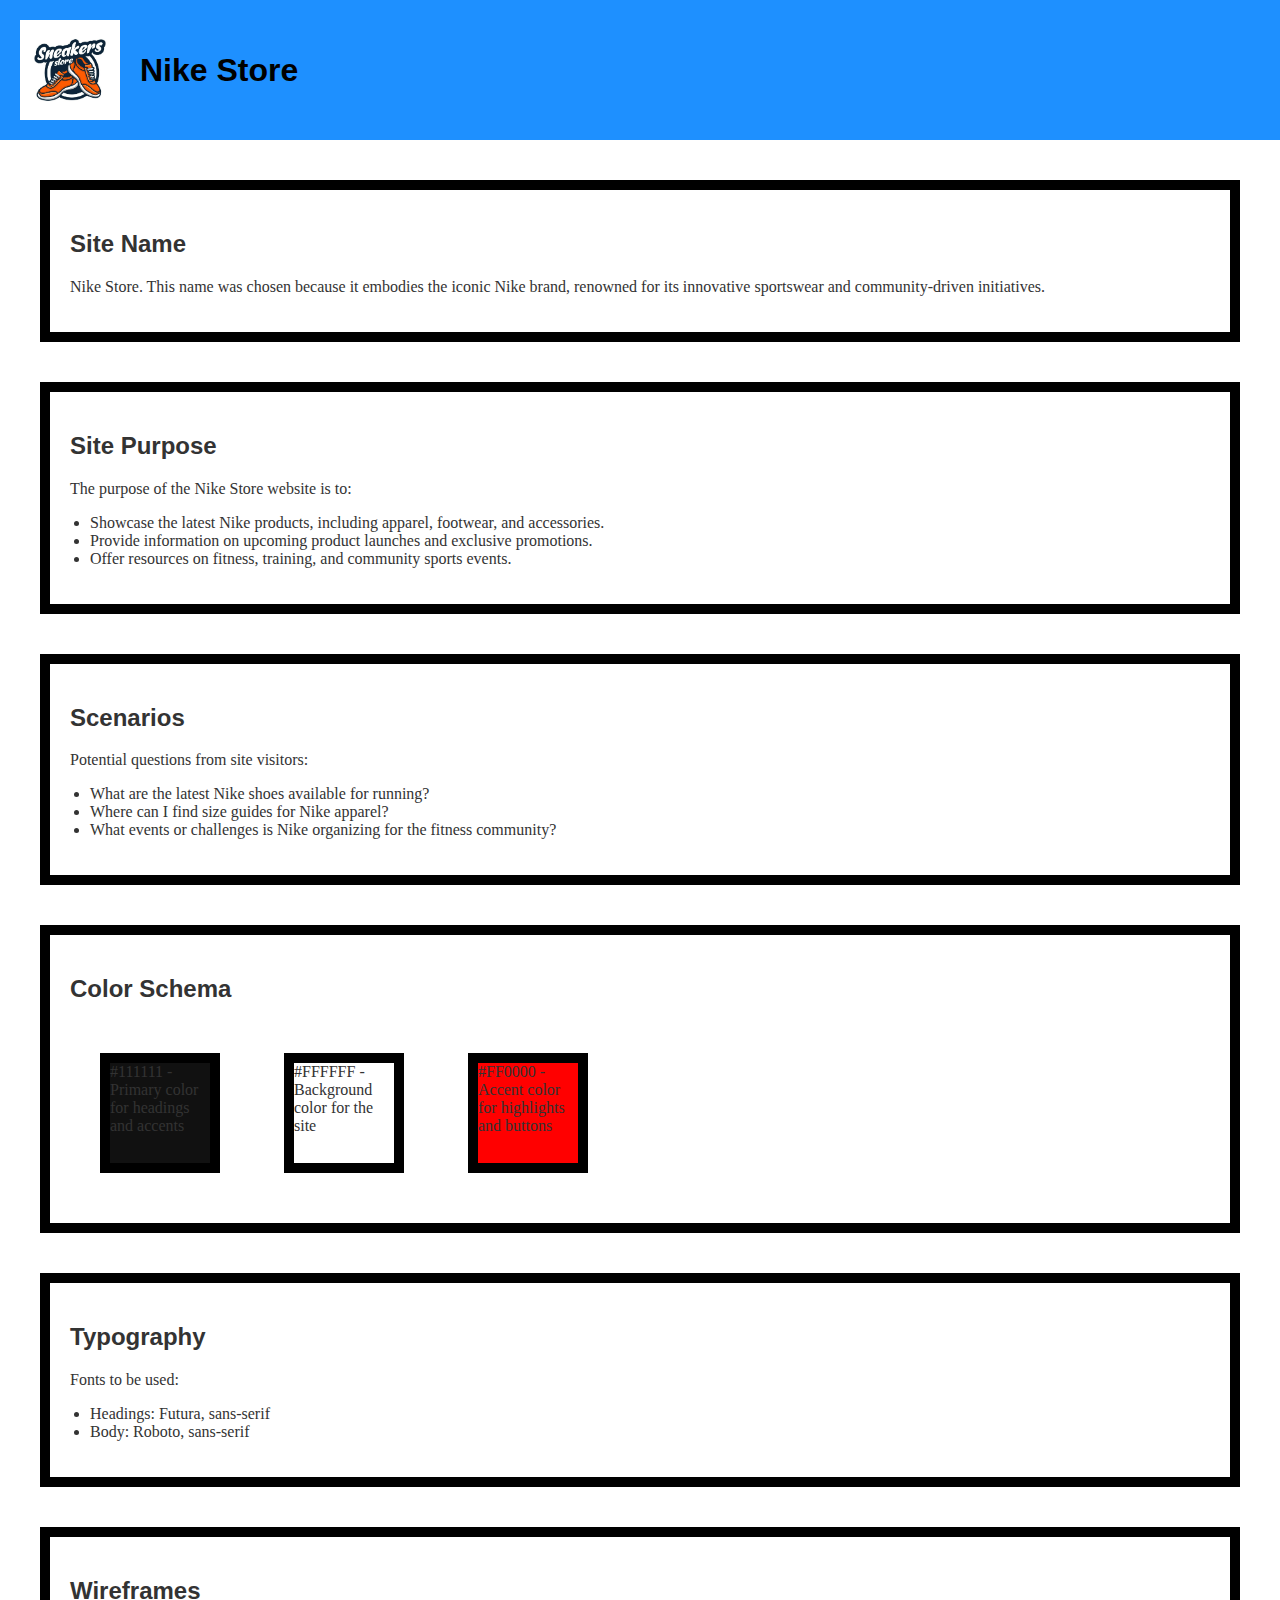
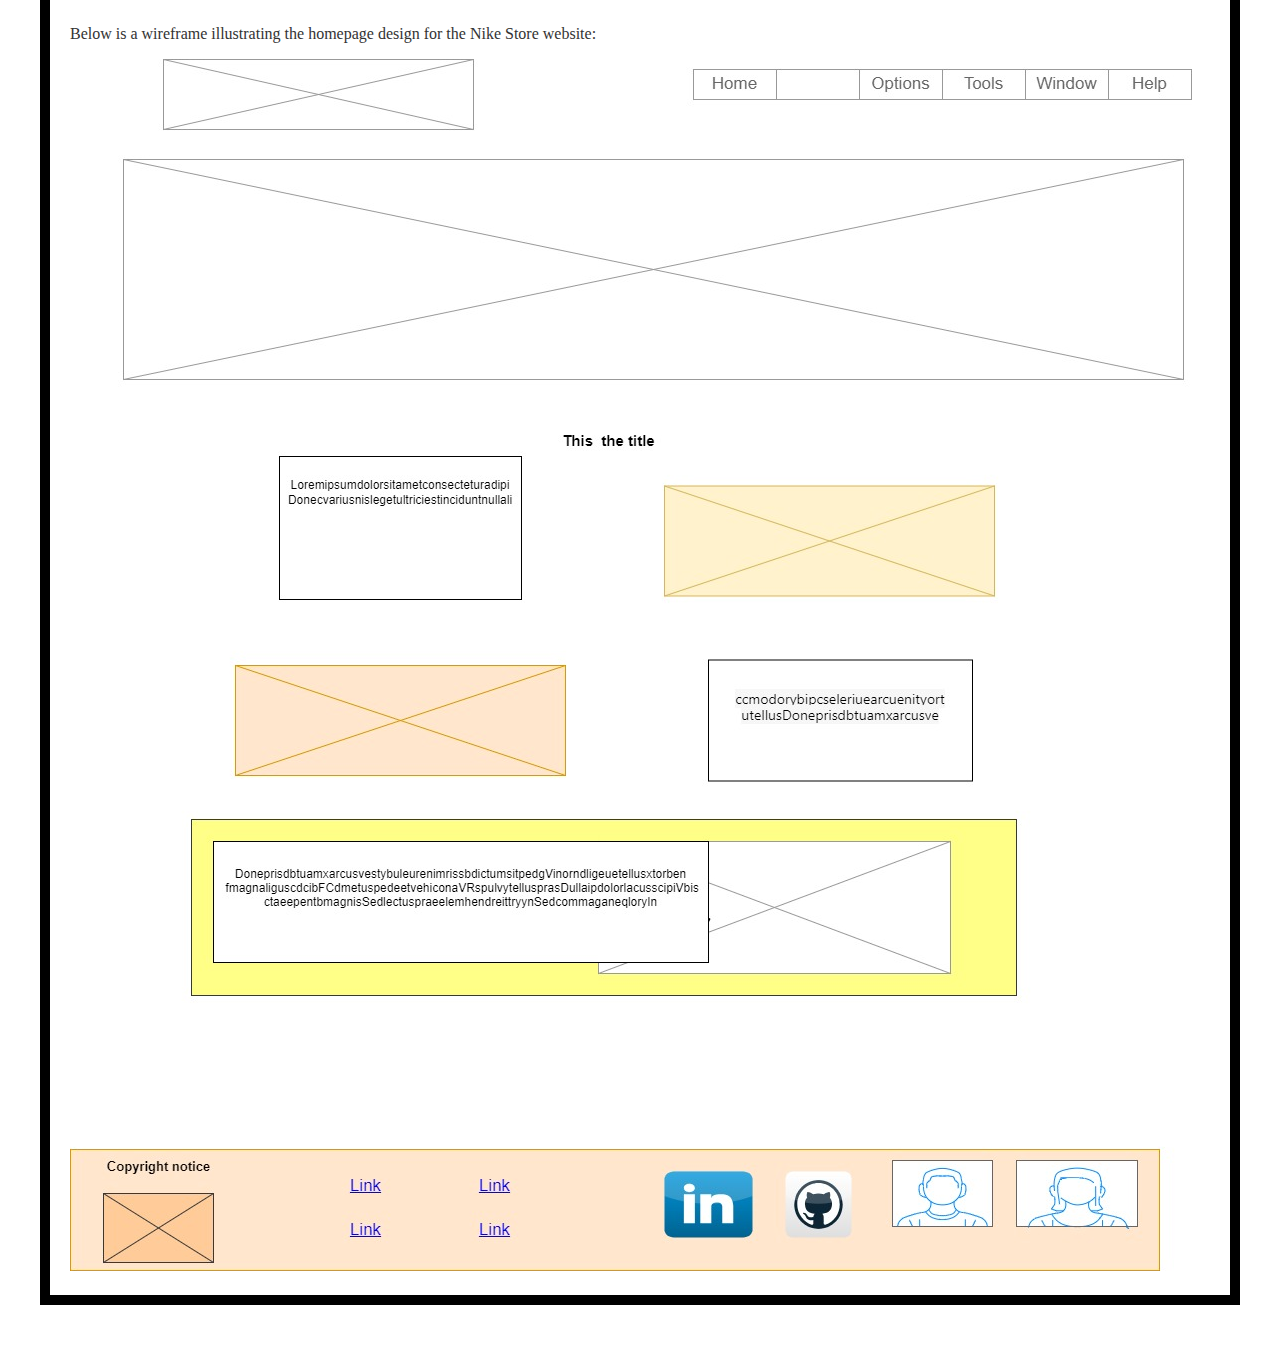
<file: siteplan.html>
<!DOCTYPE html>
<html lang="en">
<head>
    <meta charset="UTF-8">
    <meta name="viewport" content="width=device-width, initial-scale=1.0">
    <title>Nike Store</title>
    <link rel="stylesheet" href="styles/siteplan.css">
</head>
<body>
    <header>
        <img src="images/sneaker.jpg" alt="Nike Store Logo" class="logo">
        <h1>Nike Store</h1>
    </header>

    <section id="site-name">
        <h2>Site Name</h2>
        <p>Nike Store. This name was chosen because it embodies the iconic Nike brand, renowned for its innovative sportswear and community-driven initiatives.</p>
    </section>

    <section id="site-purpose">
        <h2>Site Purpose</h2>
        <p>The purpose of the Nike Store website is to:</p>
        <ul>
            <li>Showcase the latest Nike products, including apparel, footwear, and accessories.</li>
            <li>Provide information on upcoming product launches and exclusive promotions.</li>
            <li>Offer resources on fitness, training, and community sports events.</li>
        </ul>
    </section>

    <section id="scenarios">
        <h2>Scenarios</h2>
        <p>Potential questions from site visitors:</p>
        <ul>
            <li>What are the latest Nike shoes available for running?</li>
            <li>Where can I find size guides for Nike apparel?</li>
            <li>What events or challenges is Nike organizing for the fitness community?</li>
        </ul>
    </section>

    <section id="color-schema">
        <h2>Color Schema</h2>
        <div class="color-swatch" style="background-color: #111111;">#111111 - Primary color for headings and accents</div>
        <div class="color-swatch" style="background-color: #FFFFFF;">#FFFFFF - Background color for the site</div>
        <div class="color-swatch" style="background-color: #FF0000;">#FF0000 - Accent color for highlights and buttons</div>
    </section>

    <section id="typography">
        <h2>Typography</h2>
        <p>Fonts to be used:</p>
        <ul>
            <li>Headings: Futura, sans-serif</li>
            <li>Body: Roboto, sans-serif</li>
        </ul>
    </section>

    <section id="wireframes">
        <h2>Wireframes</h2>
        <p>Below is a wireframe illustrating the homepage design for the Nike Store website:</p>
        <img src="images/wireframe.jpg" alt="Nike Store wireframes">
    </section>
</body>
</html>
</file>
<file: styles/base.css>
body{
    font-family: 'Roboto' sans-serif;
    margin:0;
    padding:0;
    background-color: #f4f4f4;
}
header{
    background: #333;
    color:#fff;
    padding:10px 0;
    text-align: center;
}
nav ul{
    display:flex;
    justify-content: center;
    list-style: none;
    padding:0;
}
nav ul li{
    margin: 0 20px;
    font-size: 20px;
}
nav ul li a{
    color:#fff;
    text-decoration: none;
    transition: color 0.3s;
}
nav ul li a:hover{
    color:#ff6347;
}
main{
    max-width: 800px;
    margin: 20px auto;
    display:flex;
    flex-direction: row;
    justify-content: space-between;
    gap: 1rem;
    
}
.about-me-card{
    flex:2;
    background-color: #fff;
    border: 2px solid #ddd;
    border-radius: 10px;
    padding:1rem;
    box-shadow:0 0 10px rgba(0, 0, 0, 0.1);
}
.resources-card{
    flex:1;
    background-color: #fff;
    border: 2px solid #ddd;
    border-radius: 10px;
    padding:1rem;
    box-shadow:0 0 10px rgba(0, 0, 0, 0.1);
}
.about-content{
    display: flex;
    align-items: center;
}
.about-content img{
    width:200px;
}
h2{
    margin-top: 0;
    background-color: #00274c;
    color: white;
    padding: 0.5rem;
    border-radius: 2px 2px 0 0;
}
.about-me-card h2{
    text-align: center;
    border: 4px solid;
}
.resources-card h2{
    border:4px solid;
}
.flag-content{
    display:flex;
    align-items:center;
    margin-top: 3rem;
}
.flag-image{
    width:200px;
    margin-right: 2rem;
}
.flag-description{
    flex:1;
}
footer {
    background-color: #00274c;
    color: #fff;
    padding: 1rem;
    font-size: medium;
    text-align: center;
}

footer p {
    margin: 0.5rem 0;
}

footer #lastModified {
    font-size: small;
    color: #8f8f8f;
}
</file>
<file: styles/temple.css>
/* Basic styles for mobile-first design */
body {
    font-family: Arial, sans-serif;
    margin: 0;
    padding: 0;
    box-sizing: border-box;
}

header {
    display: flex;
    justify-content: space-between;
    align-items: center;
    padding: 1rem;
    background-color: #4B0082;
    color: white;
}

header h1 {
    margin: 0;
}

#hamburgerButton {
    display: inline-block;
    background: none;
    border: none;
    color: white;
    font-size: 2rem;
    cursor: pointer;
}

nav {
    display: none;
}

nav ul {
    list-style: none;
    padding: 0;
    margin: 0;
}

nav ul li {
    margin: 0.5rem 0;
}

nav ul li a {
    text-decoration: none;
    color: white;
    padding: 0.5rem;
    display: block;
}

nav ul li a:hover {
    background-color: #6A0DAD;
}

.gallery {
    display: grid;
    grid-template-columns:repeat(auto-fill,minmax(200px,1fr));
    gap: 16px;
    padding: 16px;
}

.gallery figure {
    display: flex;
    flex-direction: column;
    align-items:center;
}

.gallery img{
    width: 100%;
    height:900%;
    /* max-width: 200px; */
    object-fit: cover;
    border-radius: 8px;
} 
.gallery figcaption{
    margin-top:8px;
    text-align:center;
    font-size: 1rem;
}
main h2{
    text-align: center;
    font-size: 40px;
    font-weight: bold;
    background: linear-gradient(
        120deg,
        #090b0c 20.69%,
        #7644ff 50.19%,
        #fd4766 79.69%
    );
    -webkit-background-clip:text;
    -webkit-text-fill-color: transparent;

    
}
footer {
    background-color: #4B0082;
    color: white;
    padding: 1rem;
    text-align: center;
}
</file>
<file: styles/temples-large.css>
#hamburgerButton {
    display: none;
}

nav {
    display: block;
}

nav ul {
    display: flex;
    justify-content: space-around;
}

.gallery {
    grid-template-columns: repeat(auto-fill, minmax(300px, 1fr));
}
</file>
<file: styles/filteredtemple.css>
/* Basic styles */
body {
    font-family: Arial, sans-serif;
    margin: 0;
    padding: 0;
    box-sizing: border-box;
}

header {
    display: flex;
    justify-content: space-between;
    align-items: center;
    padding: 1rem;
    background-color: #4B0082;
    color: white;
}

header h1 {
    margin: 0;
}

#hamburgerButton {
    display: inline-block;
    background: none;
    border: none;
    color: white;
    font-size: 2rem;
    cursor: pointer;
}

nav {
    display: none;
}

nav ul {
    list-style: none;
    padding: 0;
    margin: 0;
}

nav ul li {
    margin: 0.5rem 0;
}

nav ul li a {
    text-decoration: none;
    color: white;
    padding: 0.5rem;
    display: block;
}

nav ul li a:hover {
    background-color: #6A0DAD;
}

.gallery {
    display: grid;
    grid-template-columns: repeat(auto-fill, minmax(200px, 1fr));
    gap: 16px;
    padding: 16px;
}

.gallery figure {
    text-align: center;
    border: 1px solid #ddd;
    border-radius: 8px;
    padding: 16px;
    background-color: #f9f9f9;
}

.gallery img {
    width: 100%;
    height: auto;
    object-fit: cover;
    border-radius: 8px;
}

footer {
    background-color: #4B0082;
    color: white;
    padding: 1rem;
    text-align: center;
}
</file>
<file: styles/form.css>
/* General Styling */
body {
    font-family: Arial, sans-serif;
    margin: 0;
    padding: 0;
    line-height: 1.6;
    background-color: #f5f5f5;
    color: #333;
  }
  
  /* Centered Container */
  main {
    max-width: 600px;
    margin: 2rem auto;
    padding: 1rem;
  }
  
  .form-header {
    background-color: #4B0082; /* Dark Purple */
    color: white;
    text-align: center;
    padding: 20px;
  }
  
  .form-header h1 {
    margin: 0;
    font-size: 1.8rem;
    font-weight: bold;
  }
  
  /* Label and Fieldset Styling */
  label, legend {
    font-weight: bold;
    display: block;
    margin-bottom: 0.5rem;
  }
  
  fieldset {
    border: none;
    margin-bottom: 1.5rem;
  }
  
  /* Inputs, Select, Textarea */
  input, select, textarea {
    width: 100%;
    padding: 0.5rem;
    margin-bottom: 1rem;
    border: 1px solid #ccc;
    border-radius: 4px;
    font-size: 1rem;
  }
  
  /* Submit Button */
  button {
    background-color: #5c67b2;
    color: #ffffff;
    border: none;
    padding: 0.75rem;
    font-size: 1rem;
    font-weight: bold;
    border-radius: 4px;
    cursor: pointer;
    transition: background-color 0.3s;
  }
  
  button:hover {
    background-color: #434a8f;
  }
  
 /* Footer Styling */
.form-footer {
    background-color: #4B0082; /* Dark Purple */
    color: white;
    text-align: center;
    padding: 15px;
    font-size: 0.9rem;
  }
  
  .form-footer p {
    margin: 0;
    line-height: 1.5;
  }
  
  .form-footer a {
    color: white;
    text-decoration: none;
  }
  
  .form-footer a:hover {
    text-decoration: underline;
  }
</file>
<file: styles/movie.css>
* {
  margin: 0;
}

body {
  font-family: "Roboto", sans-serif;
}

.navbar {
  width: 100%;
  height: 50px;
  background-color: black;
  position: sticky;
  top: 0;
}

.navbar-container {
  display: flex;
  align-items: center;
  padding: 0 50px;
  height: 100%;
  color: white;
  font-family: "Sen", sans-serif;
}

.logo-container {
  flex: 1;
}

.logo {
  font-size: 30px;
  color: #4dbf00;
}

.menu-container {
  flex: 6;
}

.menu-list {
  display: flex;
  list-style: none;
}

.menu-list-item {
  margin-right: 30px;
}

.menu-list-item.active {
  font-weight: bold;
}
.profile-container {
  flex: 2;
  display: flex;
  align-items: center;
  justify-content: flex-end;
}

.profile-text-container {
  margin: 0 20px;
}

.profile-picture {
  width: 32px;
  height: 32px;
  border-radius: 50%;
  object-fit: cover;
}

.toggle {
  width: 40px;
  height: 20px;
  background-color: white;
  border-radius: 30px;
  display: flex;
  align-items: center;
  justify-content: space-around;
  position: relative;
}

.toggle-icon {
  color: goldenrod;
}

.toggle-ball {
  width: 18px;
  height: 18px;
  background-color: black;
  position: absolute;
  right: 1px;
  border-radius: 50%;
  cursor: pointer;
  transition: 1s ease all;
}

.sidebar {
  width: 50px;
  height: 100%;
  background-color: black;
  position: fixed;
  top: 0;
  display: flex;
  flex-direction: column;
  align-items: center;
  padding-top: 60px;
}

.left-menu-icon {
  color: white;
  font-size: 20px;
  margin-bottom: 40px;
}

.container {
  background-color: #151515;
  min-height: calc(100vh - 50px);
  color: white;
}

.content-container {
  margin-left: 50px;
}

.featured-content {
  height: 50vh;
  padding: 50px;
}

.featured-title {
  width: 200px;
}

.featured-desc {
  width: 500px;
  color: lightgray;
  margin: 30px 0;
}

.featured-button {
  background-color: #4dbf00;
  color: white;
  padding: 10px 20px;
  border-radius: 10px;
  border: none;
  outline: none;
  font-weight: bold;
}

.movie-list-container {
  padding: 0 20px;
}

.movie-list-wrapper {
  position: relative;
  overflow: hidden;
}

.movie-list {
  display: flex;
  align-items: center;
  height: 300px;
  transform: translateX(0);
  transition: all 1s ease-in-out;
}

.movie-list-item {
  margin-right: 30px;
  position: relative;
}

.movie-list-item:hover .movie-list-item-img {
  transform: scale(1.2);
  margin: 0 30px;
  opacity: 0.5;
}

.movie-list-item:hover .movie-list-item-title,
.movie-list-item:hover .movie-list-item-desc,
.movie-list-item:hover .movie-list-item-button {
  opacity: 1;
}

.movie-list-item-img {
  transition: all 1s ease-in-out;
  width: 270px;
  height: 200px;
  object-fit: cover;
  border-radius: 20px;
}

.movie-list-item-title {
  background-color: #333;
  padding: 0 10px;
  font-size: 32px;
  font-weight: bold;
  position: absolute;
  top: 10%;
  left: 50px;
  opacity: 0;
  transition: 1s all ease-in-out;
}

.movie-list-item-desc {
  background-color: #333;
  padding: 10px;
  font-size: 14px;
  position: absolute;
  top: 30%;
  left: 50px;
  width: 230px;
  opacity: 0;
  transition: 1s all ease-in-out;
}

.movie-list-item-button {
  padding: 10px;
  background-color: #4dbf00;
  color: white;
  border-radius: 10px;
  outline: none;
  border: none;
  cursor: pointer;
  position: absolute;
  bottom: 20px;
  left: 50px;
  opacity: 0;
  transition: 1s all ease-in-out;
}

.arrow {
  font-size: 120px;
  position: absolute;
  top: 90px;
  right: 0;
  color: lightgray;
  opacity: 0.5;
  cursor: pointer;
}

.container.active {
  background-color: white;
}

.movie-list-title.active {
  color: black;
}

.navbar-container.active {
  background-color: white;

  color: black;
}

.sidebar.active{
    background-color: white;
}

.left-menu-icon.active{
    color: black;
}

.toggle.active{
    background-color: black;
}

.toggle-ball.active{
    background-color: white;
    transform: translateX(-20px);
}
footer {
  background-color: #0d0613;
  color: white;
  padding: 1rem;
  text-align: center;
}
@media only screen and (max-width: 940px){
    .menu-container{
        display: none;
    }
    footer {
      font-size: 0.8rem; /* Smaller text in the footer */
      padding: 0.8rem; /* Adjust padding */
    }
  
    footer p {
      margin: 0.3rem 0; /* Reduce spacing between lines */
    }
}
</file>
<file: styles/pace.css>
/* Inline CSS for demonstration; move this to your CSS file */
 :root {
  --primary-color: #169b62; /* Irish green */
  --secondary-color: #ffffff;
  --accent-color: #ff8200; /* Irish flag orange */
  --font-family: 'Arial', sans-serif;
}

body {
  margin: 0;
  font-family: var(--font-family);
  background-color: var(--secondary-color);
  color: var(--primary-color);
}

header {
  background-color: var(--primary-color);
  color: var(--secondary-color);
  padding: 1rem;
  text-align: center;
}

.banner {
  position: relative;
  width: 100%;
  height: 90vh; /* Make banner cover the full viewport height */
  overflow: hidden; /* Prevent overflow */
}

.banner img {
  width: 100%;
  height: 100%;
  object-fit: cover; /* Maintain aspect ratio and fill container */
  display: block;
}

.data-card, .weather-card {
  position: absolute;
  background-color: rgba(0, 128, 0, 0.8); /* Semi-transparent green background */
  color: #fff;
  padding: 15px;
  border-radius: 8px;
  box-shadow: 0 4px 8px rgba(0, 0, 0, 0.2);
}

.data-card {
  top: 20%; /* Position vertically */
  left: 10%; /* Position horizontally */
  width: 250px; /* Adjust size */
}

.weather-card {
  bottom: 20%; /* Position vertically */
  right: 10%; /* Position horizontally */
  width: 250px; /* Adjust size */
}
footer {
  background-color: #004c00;
  color: #fff;
  padding: 1rem;
  font-size: medium;
  text-align: center;
}

footer p {
  margin: 0.5rem 0;
}

footer #lastModified {
  font-size: small;
  color: #8f8f8f;
}
/* Responsive Design for Small Screens */
@media (max-width: 768px) {
  /* Banner adjustments */
  .banner {
    height: 50vh; /* Reduce banner height for smaller screens */
  }
  .banner img {
    object-fit: cover; /* Maintain the image ratio and fill smaller heights */
  }

  /* Data and Weather Cards */
  .data-card, .weather-card {
    position: static; /* Remove absolute positioning for a flow layout */
    margin: 1rem auto; /* Center cards with margins */
    width: 90%; /* Use most of the screen width */
    text-align: center; /* Center-align text */
    padding: 1rem; /* Add padding for readability */
    box-shadow: 0 2px 4px rgba(0, 0, 0, 0.1); /* Reduce shadow intensity */
  }

  /* Header adjustments */
  header {
    font-size: 1.2rem; /* Reduce font size for small screens */
    padding: 0.5rem; /* Adjust padding */
  }

  /* Footer adjustments */
  footer {
    font-size: 0.8rem; /* Smaller text in the footer */
    padding: 0.8rem; /* Adjust padding */
  }

  footer p {
    margin: 0.3rem 0; /* Reduce spacing between lines */
  }
}
</file>
<file: styles/siteplan.css>
body {
    font-family: Georgia, serif;
    background-color: #FFFFFF;
    color: #333;
    margin: 0;
    padding: 0;
}

header {
    display: flex;
    align-items: center;
    background-color: #1E90FF;
    color: black;
    padding: 20px;
}

header .logo {
    width: 100px;
    height: auto;
    margin-right: 20px;
}

h1, h2 {
    font-family: Arial, sans-serif;
}

section {
    padding: 20px;
    margin: 40px;
    border: 10px solid black;
}

.color-swatch {
    display: inline-block;
    width: 100px;
    height: 100px;
    margin: 30px;
    
    border: 10px solid #000;
}

ul {
    list-style-type: disc;
    padding-left: 20px;
}
</file>
